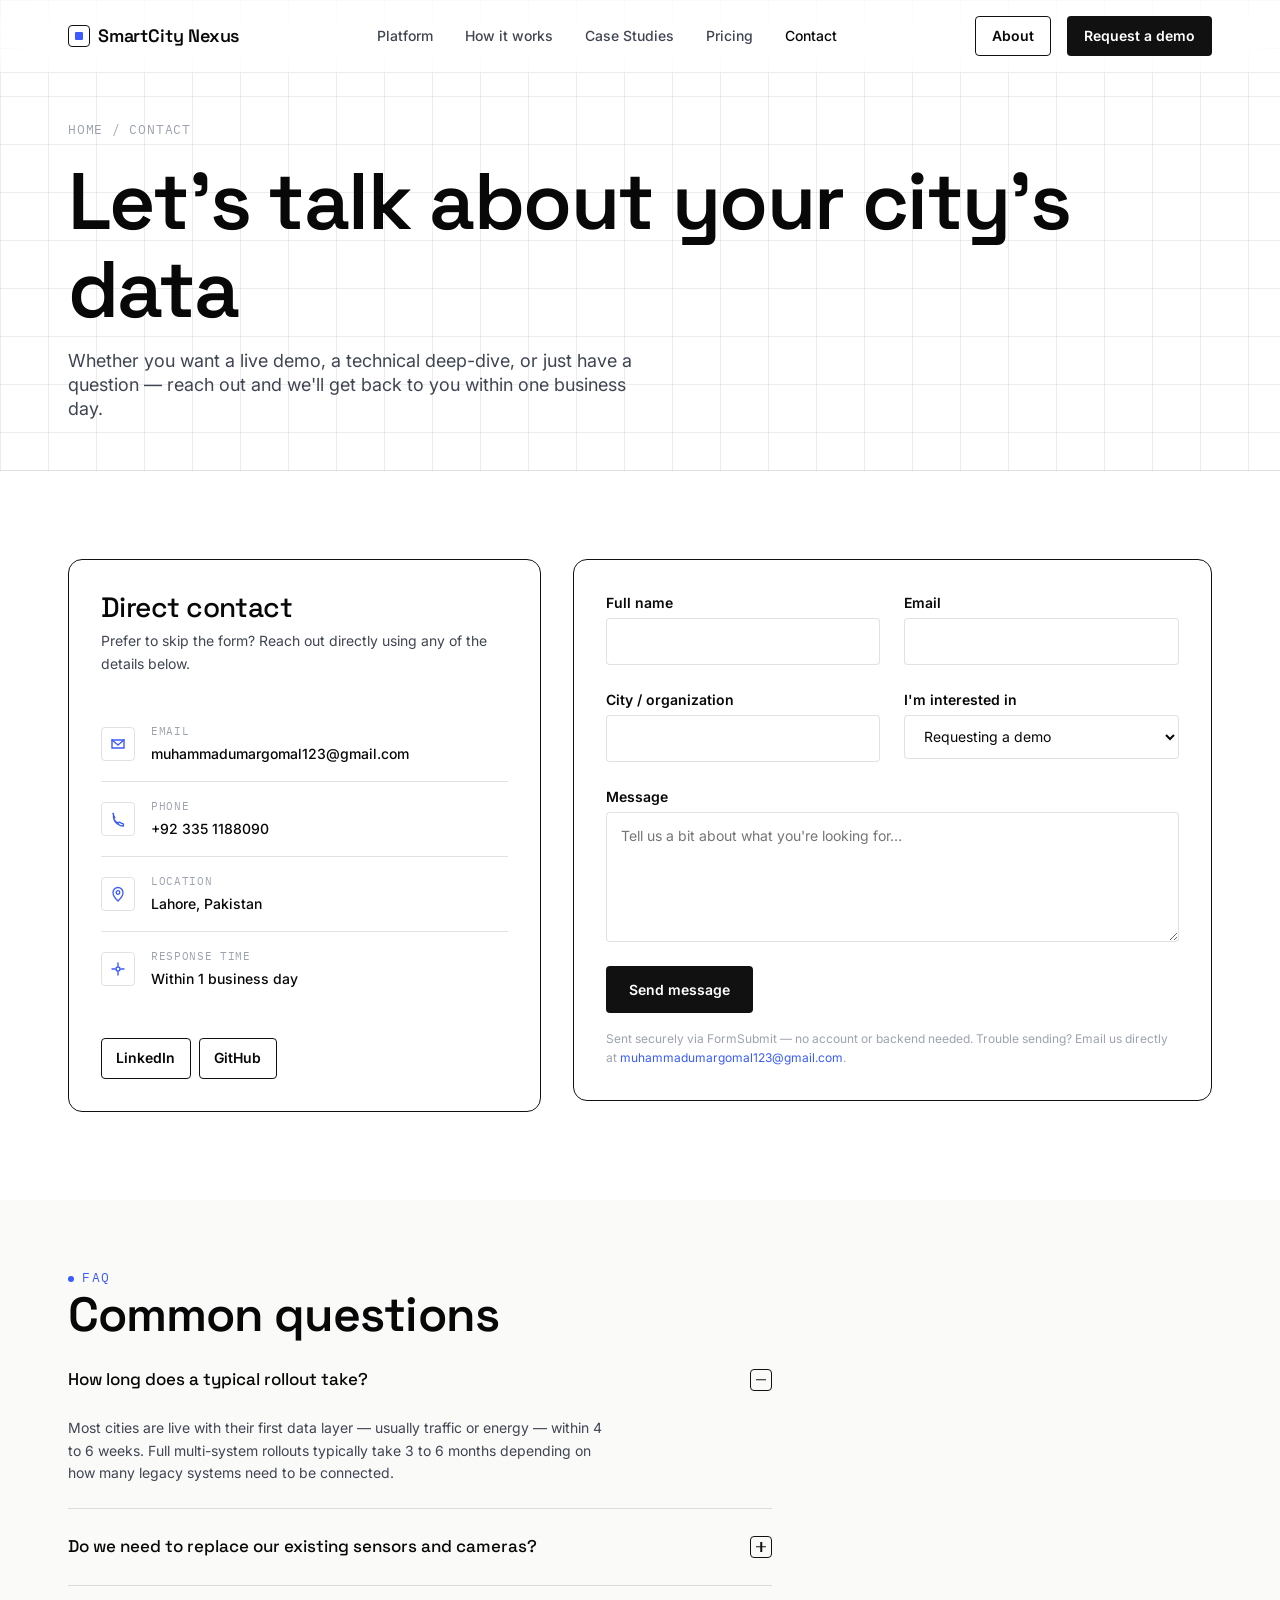
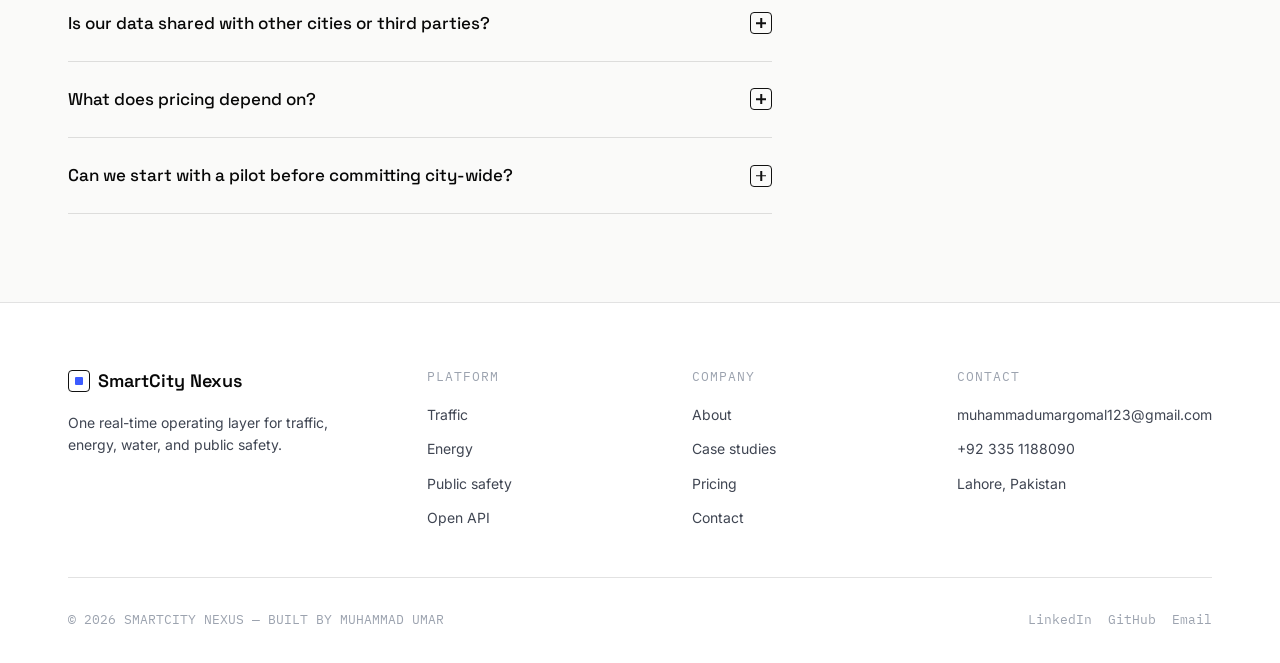
<file: contact.html>
<!DOCTYPE html>
<html lang="en">
<head>
  <meta charset="UTF-8">
  <meta name="viewport" content="width=device-width, initial-scale=1.0">
  <title>Contact — SmartCity Nexus</title>
  <meta name="description" content="Get in touch with the SmartCity Nexus team — request a demo, ask a question, or talk to sales.">

  <link rel="preconnect" href="https://fonts.googleapis.com">
  <link rel="preconnect" href="https://fonts.gstatic.com" crossorigin>
  <link href="https://fonts.googleapis.com/css2?family=Space+Grotesk:wght@500;600;700&family=Inter:wght@400;500;600&family=IBM+Plex+Mono:wght@400;500&display=swap" rel="stylesheet">

  <link rel="stylesheet" href="css/variables.css">
  <link rel="stylesheet" href="css/reset.css">
  <link rel="stylesheet" href="css/typography.css">
  <link rel="stylesheet" href="css/layout.css">
  <link rel="stylesheet" href="css/glass.css">
  <link rel="stylesheet" href="css/buttons.css">
  <link rel="stylesheet" href="css/cards.css">
  <link rel="stylesheet" href="css/nav.css">
  <link rel="stylesheet" href="css/page-header.css">
  <link rel="stylesheet" href="css/contact.css">
  <link rel="stylesheet" href="css/faq.css">
  <link rel="stylesheet" href="css/cta.css">
  <link rel="stylesheet" href="css/footer.css">
  <link rel="stylesheet" href="css/responsive.css">
</head>
<body>

  <!-- ============ NAV ============ -->
  <header class="nav glass" id="nav">
    <div class="container nav__inner">
      <a href="index.html" class="nav__logo">
        <span class="nav__logo-mark" aria-hidden="true"></span>
        SmartCity Nexus
      </a>

      <nav class="nav__links" id="navLinks">
        <a href="index.html#features" class="nav__link">Platform</a>
        <a href="index.html#about" class="nav__link">How it works</a>
        <a href="case-studies.html" class="nav__link">Case Studies</a>
        <a href="pricing.html" class="nav__link">Pricing</a>
        <a href="contact.html" class="nav__link" style="color:var(--color-text-primary);">Contact</a>
      </nav>

      <div class="nav__actions">
        <a href="about.html" class="btn btn--ghost btn--sm">About</a>
        <a href="contact.html" class="btn btn--primary btn--sm">Request a demo</a>
        <button class="nav__toggle" id="navToggle" aria-label="Toggle menu" aria-expanded="false">
          <span></span><span></span><span></span>
        </button>
      </div>
    </div>
  </header>

  <main>

    <!-- ============ PAGE HEADER ============ -->
    <section class="page-header">
      <div class="container">
        <span class="page-header__crumb"><a href="index.html">Home</a> / Contact</span>
        <h1>Let's talk about your city's data</h1>
        <p class="text-lead">Whether you want a live demo, a technical deep-dive, or just have a question — reach out and we'll get back to you within one business day.</p>
      </div>
    </section>

    <!-- ============ CONTACT GRID ============ -->
    <section class="section">
      <div class="container contact-grid">

        <!-- Info panel -->
        <div class="contact-info panel">
          <h3>Direct contact</h3>
          <p>Prefer to skip the form? Reach out directly using any of the details below.</p>

          <div class="contact-info__row">
            <div class="contact-info__icon">
              <svg width="16" height="16" viewBox="0 0 16 16" fill="none"><path d="M2 4h12v8H2V4Z" stroke="currentColor" stroke-width="1.4"/><path d="M2 4l6 5 6-5" stroke="currentColor" stroke-width="1.4" stroke-linecap="round" stroke-linejoin="round"/></svg>
            </div>
            <div>
              <span class="contact-info__label">Email</span>
              <a class="contact-info__value" href="mailto:muhammadumargomal123@gmail.com">muhammadumargomal123@gmail.com</a>
            </div>
          </div>

          <div class="contact-info__row">
            <div class="contact-info__icon">
              <svg width="16" height="16" viewBox="0 0 16 16" fill="none"><path d="M3 2.5c.3 1.5.9 2.9 1.8 4.1L3.7 7.8c1 1.9 2.5 3.4 4.4 4.4l1.2-1.1c1.2.9 2.6 1.5 4.1 1.8V15c-5.5 0-10-4.5-10-10V2.5H3Z" stroke="currentColor" stroke-width="1.3" stroke-linejoin="round"/></svg>
            </div>
            <div>
              <span class="contact-info__label">Phone</span>
              <a class="contact-info__value" href="tel:+923351188090">+92 335 1188090</a>
            </div>
          </div>

          <div class="contact-info__row">
            <div class="contact-info__icon">
              <svg width="16" height="16" viewBox="0 0 16 16" fill="none"><path d="M8 15S3 10.5 3 6.5a5 5 0 0 1 10 0C13 10.5 8 15 8 15Z" stroke="currentColor" stroke-width="1.3" stroke-linejoin="round"/><circle cx="8" cy="6.5" r="1.8" stroke="currentColor" stroke-width="1.3"/></svg>
            </div>
            <div>
              <span class="contact-info__label">Location</span>
              <span class="contact-info__value">Lahore, Pakistan</span>
            </div>
          </div>

          <div class="contact-info__row">
            <div class="contact-info__icon">
              <svg width="16" height="16" viewBox="0 0 16 16" fill="none"><path d="M8 2v3M8 11v3M2 8h3M11 8h3" stroke="currentColor" stroke-width="1.4" stroke-linecap="round"/><circle cx="8" cy="8" r="2" stroke="currentColor" stroke-width="1.4"/></svg>
            </div>
            <div>
              <span class="contact-info__label">Response time</span>
              <span class="contact-info__value">Within 1 business day</span>
            </div>
          </div>

          <div class="contact-info__socials">
            <a href="https://www.linkedin.com/in/muhammad-umar-647859338/" target="_blank" rel="noopener">LinkedIn</a>
            <a href="https://github.com/muhammadumar-dev07" target="_blank" rel="noopener">GitHub</a>
          </div>
        </div>

        <!-- Form -->
        <div class="contact-form panel">
          <div class="form-success" id="formSuccess">
            <span>✓</span>
            <span>Thanks — your message has been sent. We'll be in touch within one business day.</span>
          </div>

          <form
            id="contactForm"
            action="https://formsubmit.co/muhammadumargomal123@gmail.com"
            method="POST"
            target="formsubmitFrame"
          >
            <input type="hidden" name="_subject" value="New inquiry from SmartCity Nexus website">
            <input type="hidden" name="_captcha" value="false">
            <input type="hidden" name="_template" value="table">

            <div class="form-row">
              <div class="form-field">
                <label for="name">Full name</label>
                <input type="text" id="name" name="name" required>
              </div>
              <div class="form-field">
                <label for="email">Email</label>
                <input type="email" id="email" name="email" required>
              </div>
            </div>

            <div class="form-row">
              <div class="form-field">
                <label for="org">City / organization</label>
                <input type="text" id="org" name="organization">
              </div>
              <div class="form-field">
                <label for="topic">I'm interested in</label>
                <select id="topic" name="topic">
                  <option>Requesting a demo</option>
                  <option>Pricing details</option>
                  <option>Technical / integration questions</option>
                  <option>Partnership</option>
                  <option>Something else</option>
                </select>
              </div>
            </div>

            <div class="form-field">
              <label for="message">Message</label>
              <textarea id="message" name="message" required placeholder="Tell us a bit about what you're looking for…"></textarea>
            </div>

            <button type="submit" class="btn btn--primary">Send message</button>
            <p class="form-note" id="formNote">Sent securely via FormSubmit — no account or backend needed. Trouble sending? Email us directly at <a href="mailto:muhammadumargomal123@gmail.com" style="color:var(--color-accent);">muhammadumargomal123@gmail.com</a>.</p>
          </form>

          <iframe name="formsubmitFrame" id="formsubmitFrame" style="display:none;" title="form submission target"></iframe>
        </div>

      </div>
    </section>

    <!-- ============ FAQ ============ -->
    <section class="section section--subtle">
      <div class="container">
        <div class="features__header" data-reveal>
          <span class="eyebrow">FAQ</span>
          <h2>Common questions</h2>
        </div>

        <div class="faq" data-reveal>
          <div class="faq__item is-open">
            <button class="faq__question" type="button">
              How long does a typical rollout take?
              <span class="faq__icon" aria-hidden="true"></span>
            </button>
            <div class="faq__answer">
              <p>Most cities are live with their first data layer — usually traffic or energy — within 4 to 6 weeks. Full multi-system rollouts typically take 3 to 6 months depending on how many legacy systems need to be connected.</p>
            </div>
          </div>

          <div class="faq__item">
            <button class="faq__question" type="button">
              Do we need to replace our existing sensors and cameras?
              <span class="faq__icon" aria-hidden="true"></span>
            </button>
            <div class="faq__answer">
              <p>No. Nexus connects to existing hardware through open protocols (MQTT, OPC-UA, REST, and most legacy SCADA interfaces). Replacement is only needed for equipment that can't produce digital output at all.</p>
            </div>
          </div>

          <div class="faq__item">
            <button class="faq__question" type="button">
              Is our data shared with other cities or third parties?
              <span class="faq__icon" aria-hidden="true"></span>
            </button>
            <div class="faq__answer">
              <p>Never by default. Each deployment is fully isolated. Cross-city or public data sharing only happens through the opt-in Open Data API, which your team controls entirely.</p>
            </div>
          </div>

          <div class="faq__item">
            <button class="faq__question" type="button">
              What does pricing depend on?
              <span class="faq__icon" aria-hidden="true"></span>
            </button>
            <div class="faq__answer">
              <p>Primarily population served and number of connected data sources. See the <a href="pricing.html" style="color:var(--color-accent);">pricing page</a> for a full breakdown, or request a custom quote through this form.</p>
            </div>
          </div>

          <div class="faq__item">
            <button class="faq__question" type="button">
              Can we start with a pilot before committing city-wide?
              <span class="faq__icon" aria-hidden="true"></span>
            </button>
            <div class="faq__answer">
              <p>Yes — most engagements start with a single-district or single-system pilot so your team can validate results before a full rollout.</p>
            </div>
          </div>
        </div>
      </div>
    </section>

  </main>

  <!-- ============ FOOTER ============ -->
  <footer class="footer">
    <div class="container">
      <div class="footer__top">
        <div>
          <div class="footer__brand">
            <span class="nav__logo-mark" aria-hidden="true"></span>
            SmartCity Nexus
          </div>
          <p class="footer__tagline">One real-time operating layer for traffic, energy, water, and public safety.</p>
        </div>

        <div>
          <div class="footer__col-title">Platform</div>
          <div class="footer__links">
            <a href="index.html#features">Traffic</a>
            <a href="index.html#features">Energy</a>
            <a href="index.html#features">Public safety</a>
            <a href="index.html#features">Open API</a>
          </div>
        </div>

        <div>
          <div class="footer__col-title">Company</div>
          <div class="footer__links">
            <a href="about.html">About</a>
            <a href="case-studies.html">Case studies</a>
            <a href="pricing.html">Pricing</a>
            <a href="contact.html">Contact</a>
          </div>
        </div>

        <div>
          <div class="footer__col-title">Contact</div>
          <div class="footer__links">
            <a href="mailto:muhammadumargomal123@gmail.com">muhammadumargomal123@gmail.com</a>
            <a href="tel:+923351188090">+92 335 1188090</a>
            <span class="text-small" style="color:var(--color-text-secondary);">Lahore, Pakistan</span>
          </div>
        </div>
      </div>

      <div class="footer__bottom">
        <span>© 2026 SMARTCITY NEXUS — BUILT BY MUHAMMAD UMAR</span>
        <div class="footer__socials">
          <a href="https://www.linkedin.com/in/muhammad-umar-647859338/" target="_blank" rel="noopener" aria-label="LinkedIn">LinkedIn</a>
          <a href="https://github.com/muhammadumar-dev07" target="_blank" rel="noopener" aria-label="GitHub">GitHub</a>
          <a href="mailto:muhammadumargomal123@gmail.com" aria-label="Email">Email</a>
        </div>
      </div>
    </div>
  </footer>

  <script src="js/nav.js"></script>
  <script src="js/faq.js"></script>
  <script src="js/contact-form.js"></script>
  <script src="js/scroll-reveal.js"></script>
  <script src="js/main.js"></script>
</body>
</html>
</file>
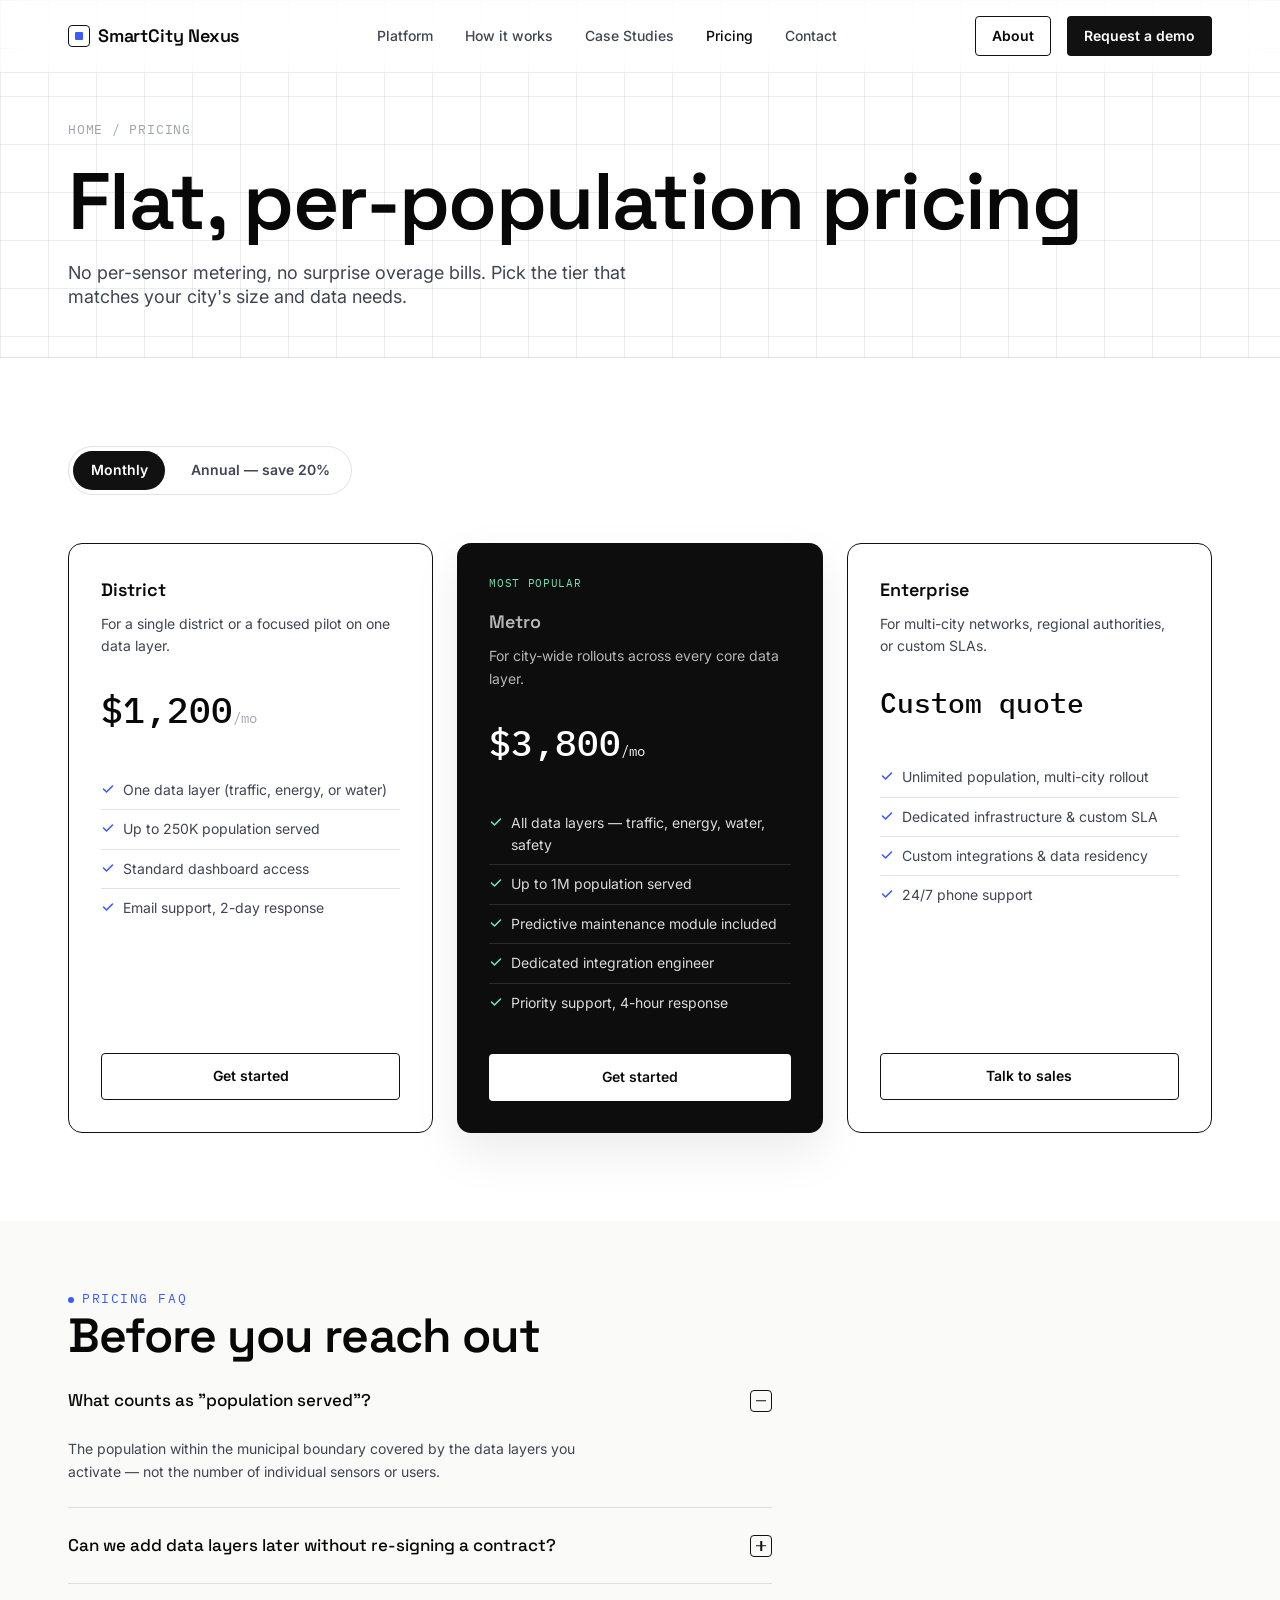
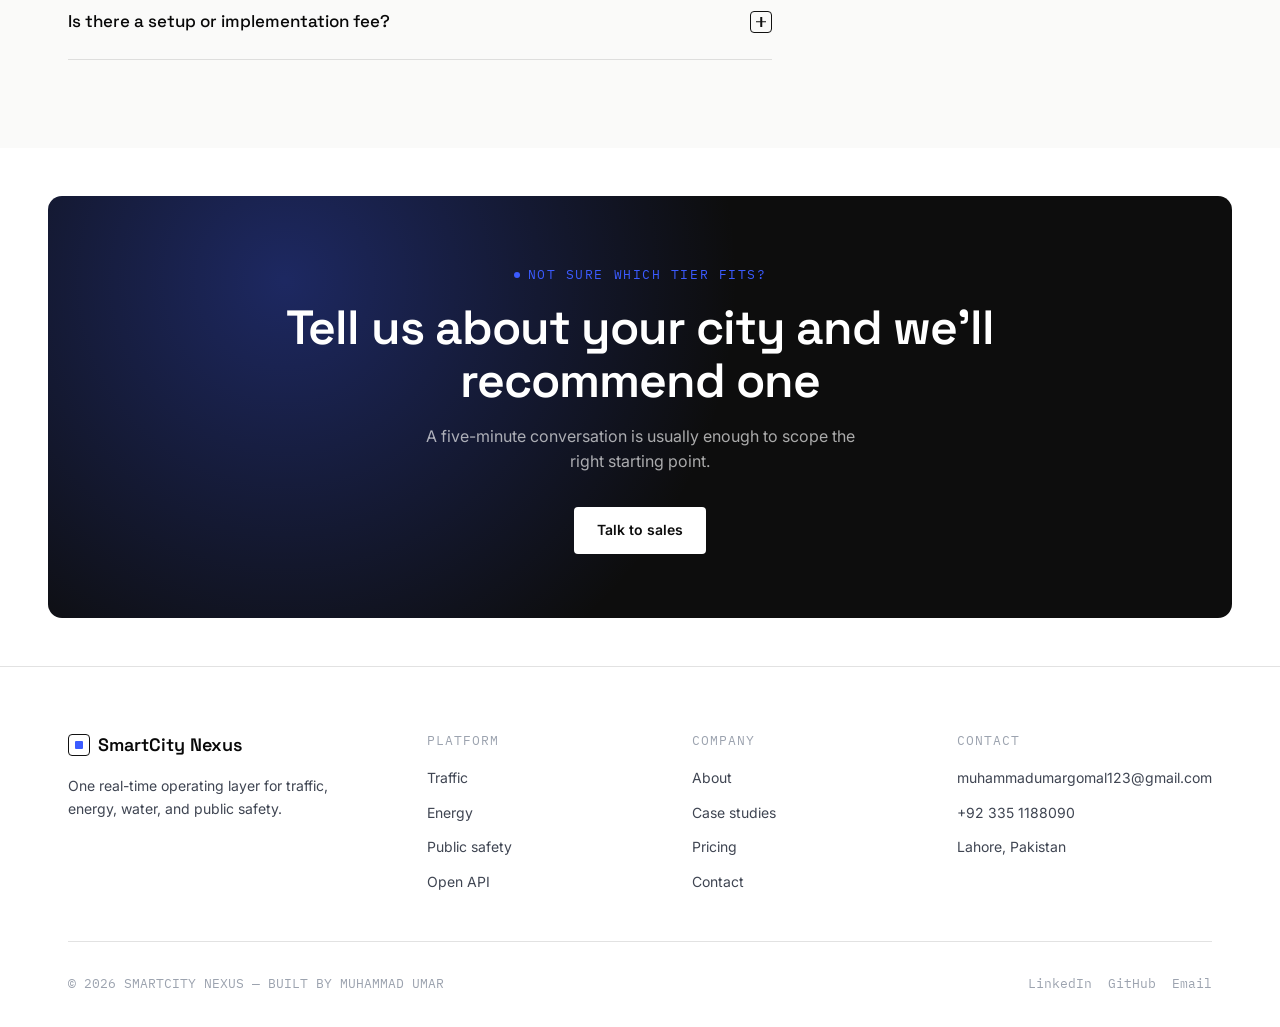
<file: pricing.html>
<!DOCTYPE html>
<html lang="en">
<head>
  <meta charset="UTF-8">
  <meta name="viewport" content="width=device-width, initial-scale=1.0">
  <title>Pricing — SmartCity Nexus</title>
  <meta name="description" content="Simple, per-population pricing for SmartCity Nexus — no surprise overage fees.">

  <link rel="preconnect" href="https://fonts.googleapis.com">
  <link rel="preconnect" href="https://fonts.gstatic.com" crossorigin>
  <link href="https://fonts.googleapis.com/css2?family=Space+Grotesk:wght@500;600;700&family=Inter:wght@400;500;600&family=IBM+Plex+Mono:wght@400;500&display=swap" rel="stylesheet">

  <link rel="stylesheet" href="css/variables.css">
  <link rel="stylesheet" href="css/reset.css">
  <link rel="stylesheet" href="css/typography.css">
  <link rel="stylesheet" href="css/layout.css">
  <link rel="stylesheet" href="css/glass.css">
  <link rel="stylesheet" href="css/buttons.css">
  <link rel="stylesheet" href="css/cards.css">
  <link rel="stylesheet" href="css/nav.css">
  <link rel="stylesheet" href="css/page-header.css">
  <link rel="stylesheet" href="css/pricing.css">
  <link rel="stylesheet" href="css/faq.css">
  <link rel="stylesheet" href="css/cta.css">
  <link rel="stylesheet" href="css/footer.css">
  <link rel="stylesheet" href="css/responsive.css">
</head>
<body>

  <!-- ============ NAV ============ -->
  <header class="nav glass" id="nav">
    <div class="container nav__inner">
      <a href="index.html" class="nav__logo">
        <span class="nav__logo-mark" aria-hidden="true"></span>
        SmartCity Nexus
      </a>

      <nav class="nav__links" id="navLinks">
        <a href="index.html#features" class="nav__link">Platform</a>
        <a href="index.html#about" class="nav__link">How it works</a>
        <a href="case-studies.html" class="nav__link">Case Studies</a>
        <a href="pricing.html" class="nav__link" style="color:var(--color-text-primary);">Pricing</a>
        <a href="contact.html" class="nav__link">Contact</a>
      </nav>

      <div class="nav__actions">
        <a href="about.html" class="btn btn--ghost btn--sm">About</a>
        <a href="contact.html" class="btn btn--primary btn--sm">Request a demo</a>
        <button class="nav__toggle" id="navToggle" aria-label="Toggle menu" aria-expanded="false">
          <span></span><span></span><span></span>
        </button>
      </div>
    </div>
  </header>

  <main>

    <!-- ============ PAGE HEADER ============ -->
    <section class="page-header">
      <div class="container">
        <span class="page-header__crumb"><a href="index.html">Home</a> / Pricing</span>
        <h1>Flat, per-population pricing</h1>
        <p class="text-lead">No per-sensor metering, no surprise overage bills. Pick the tier that matches your city's size and data needs.</p>
      </div>
    </section>

    <!-- ============ PRICING GRID ============ -->
    <section class="section">
      <div class="container">
        <div class="pricing-toggle" id="pricingToggle">
          <button type="button" class="is-active" data-mode="monthly">Monthly</button>
          <button type="button" data-mode="annual">Annual — save 20%</button>
        </div>

        <div class="pricing-grid">

          <div class="pricing-card panel" data-reveal>
            <div class="pricing-card__tier">District</div>
            <p class="pricing-card__desc">For a single district or a focused pilot on one data layer.</p>
            <div class="pricing-card__price" data-monthly="$1,200" data-annual="$960">$1,200<span class="pricing-card__price-unit">/mo</span></div>
            <ul class="pricing-card__features">
              <li><svg width="14" height="14" viewBox="0 0 14 14" fill="none"><path d="M2.5 7l3 3 6-6" stroke="currentColor" stroke-width="1.6" stroke-linecap="round" stroke-linejoin="round"/></svg> One data layer (traffic, energy, or water)</li>
              <li><svg width="14" height="14" viewBox="0 0 14 14" fill="none"><path d="M2.5 7l3 3 6-6" stroke="currentColor" stroke-width="1.6" stroke-linecap="round" stroke-linejoin="round"/></svg> Up to 250K population served</li>
              <li><svg width="14" height="14" viewBox="0 0 14 14" fill="none"><path d="M2.5 7l3 3 6-6" stroke="currentColor" stroke-width="1.6" stroke-linecap="round" stroke-linejoin="round"/></svg> Standard dashboard access</li>
              <li><svg width="14" height="14" viewBox="0 0 14 14" fill="none"><path d="M2.5 7l3 3 6-6" stroke="currentColor" stroke-width="1.6" stroke-linecap="round" stroke-linejoin="round"/></svg> Email support, 2-day response</li>
            </ul>
            <a href="contact.html" class="btn btn--ghost">Get started</a>
          </div>

          <div class="pricing-card pricing-card--featured" data-reveal>
            <span class="pricing-card__badge">Most popular</span>
            <div class="pricing-card__tier">Metro</div>
            <p class="pricing-card__desc">For city-wide rollouts across every core data layer.</p>
            <div class="pricing-card__price" data-monthly="$3,800" data-annual="$3,040">$3,800<span class="pricing-card__price-unit">/mo</span></div>
            <ul class="pricing-card__features">
              <li><svg width="14" height="14" viewBox="0 0 14 14" fill="none"><path d="M2.5 7l3 3 6-6" stroke="currentColor" stroke-width="1.6" stroke-linecap="round" stroke-linejoin="round"/></svg> All data layers — traffic, energy, water, safety</li>
              <li><svg width="14" height="14" viewBox="0 0 14 14" fill="none"><path d="M2.5 7l3 3 6-6" stroke="currentColor" stroke-width="1.6" stroke-linecap="round" stroke-linejoin="round"/></svg> Up to 1M population served</li>
              <li><svg width="14" height="14" viewBox="0 0 14 14" fill="none"><path d="M2.5 7l3 3 6-6" stroke="currentColor" stroke-width="1.6" stroke-linecap="round" stroke-linejoin="round"/></svg> Predictive maintenance module included</li>
              <li><svg width="14" height="14" viewBox="0 0 14 14" fill="none"><path d="M2.5 7l3 3 6-6" stroke="currentColor" stroke-width="1.6" stroke-linecap="round" stroke-linejoin="round"/></svg> Dedicated integration engineer</li>
              <li><svg width="14" height="14" viewBox="0 0 14 14" fill="none"><path d="M2.5 7l3 3 6-6" stroke="currentColor" stroke-width="1.6" stroke-linecap="round" stroke-linejoin="round"/></svg> Priority support, 4-hour response</li>
            </ul>
            <a href="contact.html" class="btn btn--primary" style="background:#fff;color:#0D0D0D;">Get started</a>
          </div>

          <div class="pricing-card panel" data-reveal>
            <div class="pricing-card__tier">Enterprise</div>
            <p class="pricing-card__desc">For multi-city networks, regional authorities, or custom SLAs.</p>
            <div class="pricing-card__price" style="font-size:1.75rem;">Custom quote</div>
            <ul class="pricing-card__features">
              <li><svg width="14" height="14" viewBox="0 0 14 14" fill="none"><path d="M2.5 7l3 3 6-6" stroke="currentColor" stroke-width="1.6" stroke-linecap="round" stroke-linejoin="round"/></svg> Unlimited population, multi-city rollout</li>
              <li><svg width="14" height="14" viewBox="0 0 14 14" fill="none"><path d="M2.5 7l3 3 6-6" stroke="currentColor" stroke-width="1.6" stroke-linecap="round" stroke-linejoin="round"/></svg> Dedicated infrastructure & custom SLA</li>
              <li><svg width="14" height="14" viewBox="0 0 14 14" fill="none"><path d="M2.5 7l3 3 6-6" stroke="currentColor" stroke-width="1.6" stroke-linecap="round" stroke-linejoin="round"/></svg> Custom integrations & data residency</li>
              <li><svg width="14" height="14" viewBox="0 0 14 14" fill="none"><path d="M2.5 7l3 3 6-6" stroke="currentColor" stroke-width="1.6" stroke-linecap="round" stroke-linejoin="round"/></svg> 24/7 phone support</li>
            </ul>
            <a href="contact.html" class="btn btn--ghost">Talk to sales</a>
          </div>

        </div>
      </div>
    </section>

    <!-- ============ PRICING FAQ ============ -->
    <section class="section section--subtle">
      <div class="container">
        <div class="features__header" data-reveal>
          <span class="eyebrow">Pricing FAQ</span>
          <h2>Before you reach out</h2>
        </div>

        <div class="faq" data-reveal>
          <div class="faq__item is-open">
            <button class="faq__question" type="button">
              What counts as "population served"?
              <span class="faq__icon" aria-hidden="true"></span>
            </button>
            <div class="faq__answer">
              <p>The population within the municipal boundary covered by the data layers you activate — not the number of individual sensors or users.</p>
            </div>
          </div>
          <div class="faq__item">
            <button class="faq__question" type="button">
              Can we add data layers later without re-signing a contract?
              <span class="faq__icon" aria-hidden="true"></span>
            </button>
            <div class="faq__answer">
              <p>Yes — District and Metro plans can add layers at any time; billing simply adjusts on the next cycle.</p>
            </div>
          </div>
          <div class="faq__item">
            <button class="faq__question" type="button">
              Is there a setup or implementation fee?
              <span class="faq__icon" aria-hidden="true"></span>
            </button>
            <div class="faq__answer">
              <p>District and Metro include standard integration at no extra cost. Enterprise deployments with custom integrations are scoped and quoted separately.</p>
            </div>
          </div>
        </div>
      </div>
    </section>

    <!-- ============ CTA BAND ============ -->
    <section class="cta" data-reveal>
      <span class="eyebrow cta__eyebrow">Not sure which tier fits?</span>
      <h2>Tell us about your city and we'll recommend one</h2>
      <p>A five-minute conversation is usually enough to scope the right starting point.</p>
      <div class="cta__actions">
        <a href="contact.html" class="btn btn--primary">Talk to sales</a>
      </div>
    </section>

  </main>

  <!-- ============ FOOTER ============ -->
  <footer class="footer">
    <div class="container">
      <div class="footer__top">
        <div>
          <div class="footer__brand">
            <span class="nav__logo-mark" aria-hidden="true"></span>
            SmartCity Nexus
          </div>
          <p class="footer__tagline">One real-time operating layer for traffic, energy, water, and public safety.</p>
        </div>

        <div>
          <div class="footer__col-title">Platform</div>
          <div class="footer__links">
            <a href="index.html#features">Traffic</a>
            <a href="index.html#features">Energy</a>
            <a href="index.html#features">Public safety</a>
            <a href="index.html#features">Open API</a>
          </div>
        </div>

        <div>
          <div class="footer__col-title">Company</div>
          <div class="footer__links">
            <a href="about.html">About</a>
            <a href="case-studies.html">Case studies</a>
            <a href="pricing.html">Pricing</a>
            <a href="contact.html">Contact</a>
          </div>
        </div>

        <div>
          <div class="footer__col-title">Contact</div>
          <div class="footer__links">
            <a href="mailto:muhammadumargomal123@gmail.com">muhammadumargomal123@gmail.com</a>
            <a href="tel:+923351188090">+92 335 1188090</a>
            <span class="text-small" style="color:var(--color-text-secondary);">Lahore, Pakistan</span>
          </div>
        </div>
      </div>

      <div class="footer__bottom">
        <span>© 2026 SMARTCITY NEXUS — BUILT BY MUHAMMAD UMAR</span>
        <div class="footer__socials">
          <a href="https://www.linkedin.com/in/muhammad-umar-647859338/" target="_blank" rel="noopener" aria-label="LinkedIn">LinkedIn</a>
          <a href="https://github.com/muhammadumar-dev07" target="_blank" rel="noopener" aria-label="GitHub">GitHub</a>
          <a href="mailto:muhammadumargomal123@gmail.com" aria-label="Email">Email</a>
        </div>
      </div>
    </div>
  </footer>

  <script src="js/nav.js"></script>
  <script src="js/faq.js"></script>
  <script src="js/pricing-toggle.js"></script>
  <script src="js/scroll-reveal.js"></script>
  <script src="js/main.js"></script>
</body>
</html>
</file>
<file: css/variables.css>
/* ===================================================================
   DESIGN TOKENS — SmartCity Nexus
   White / black-hairline / glass aesthetic. Every color, space, and
   radius used anywhere in the project should trace back to here.
=================================================================== */

:root {
  /* ---- Color: surfaces ---- */
  --color-bg: #FFFFFF;
  --color-bg-subtle: #FAFAF9;      /* faint off-white for alternating sections */
  --color-surface-glass: rgba(255, 255, 255, 0.55);
  --color-surface-glass-strong: rgba(255, 255, 255, 0.75);
  --color-surface-dark: #0D0D0D;   /* used sparingly: footer / CTA band */

  /* ---- Color: borders (the hairline blueprint signature) ---- */
  --color-border: #111111;
  --color-border-soft: rgba(17, 17, 17, 0.12);
  --color-border-glass: rgba(17, 17, 17, 0.08);
  --border-width: 1px;

  /* ---- Color: text ---- */
  --color-text-primary: #080808;
  --color-text-secondary: #3f4552;
  --color-text-muted: #9CA3AF;
  --color-text-inverse: #FFFFFF;

  /* ---- Color: accent (used only for glow / CTA / focus moments) ---- */
  --color-accent: #3B5BFF;
  --color-accent-soft: rgba(59, 91, 255, 0.10);
  --color-accent-glow: rgba(59, 91, 255, 0.35);

  /* ---- Typography ---- */
  --font-display: 'Space Grotesk', 'Helvetica Neue', Arial, sans-serif;
  --font-body: 'Inter', 'Helvetica Neue', Arial, sans-serif;
  --font-mono: 'IBM Plex Mono', 'Courier New', monospace;

  --fs-h1: clamp(2.75rem, 5vw + 1rem, 5rem);
  --fs-h2: clamp(2rem, 3vw + 1rem, 3rem);
  --fs-h3: clamp(1.375rem, 1.2vw + 1rem, 1.75rem);
  --fs-body-lg: 1.125rem;
  --fs-body: 1rem;
  --fs-small: 0.875rem;
  --fs-mono: 0.8125rem;

  --lh-tight: 1.1;
  --lh-snug: 1.35;
  --lh-normal: 1.6;

  /* ---- Spacing scale (tightened — was running too loose) ---- */
  --space-3xs: 0.25rem;
  --space-2xs: 0.5rem;
  --space-xs: 0.75rem;
  --space-sm: 1rem;
  --space-md: 1.5rem;
  --space-lg: 2rem;
  --space-xl: 3rem;
  --space-2xl: 4rem;
  --space-3xl: 5.5rem;

  /* ---- Layout ---- */
  --container-max: 1240px;
  --container-pad: clamp(1.25rem, 4vw, 3rem);

  /* ---- Radius (kept small/near-square to support the blueprint feel) ---- */
  --radius-sm: 4px;
  --radius-md: 8px;
  --radius-lg: 14px;
  --radius-pill: 999px;

  /* ---- Blur / glass ---- */
  --blur-glass: 20px;
  --blur-glass-strong: 32px;

  /* ---- Shadow (soft, never dark/dramatic — keeps the white theme light) ---- */
  --shadow-sm: 0 1px 2px rgba(17, 17, 17, 0.04);
  --shadow-md: 0 8px 24px rgba(17, 17, 17, 0.06);
  --shadow-lg: 0 20px 48px rgba(17, 17, 17, 0.08);
  --shadow-accent: 0 8px 32px var(--color-accent-glow);

  /* ---- Motion ---- */
  --ease-out: cubic-bezier(0.16, 1, 0.3, 1);
  --duration-fast: 180ms;
  --duration-base: 320ms;
  --duration-slow: 600ms;

  /* ---- Z-index scale ---- */
  --z-nav: 100;
  --z-overlay: 200;
}
</file>
<file: css/typography.css>
/* ===================================================================
   TYPOGRAPHY
=================================================================== */

body {
  font-family: var(--font-body);
  font-size: var(--fs-body);
  color: var(--color-text-primary);
  background: var(--color-bg);
  line-height: var(--lh-normal);
}

h1, h2, h3, h4 {
  font-family: var(--font-display);
  font-weight: 600;
  line-height: var(--lh-tight);
  letter-spacing: -0.02em;
  color: var(--color-text-primary);
}

h1 { font-size: var(--fs-h1); }
h2 { font-size: var(--fs-h2); }
h3 { font-size: var(--fs-h3); font-weight: 500; }

p {
  color: var(--color-text-secondary);
  line-height: var(--lh-normal);
}

.text-lead {
  font-size: var(--fs-body-lg);
  line-height: var(--lh-snug);
}

.text-small {
  font-size: var(--fs-small);
}

/* Mono is reserved for data, labels, and coordinates — reinforces the
   "technical schematic" signature. Used sparingly, never for body copy. */
.text-mono {
  font-family: var(--font-mono);
  font-size: var(--fs-mono);
  letter-spacing: 0.02em;
  text-transform: uppercase;
}

.eyebrow {
  font-family: var(--font-mono);
  font-size: var(--fs-mono);
  letter-spacing: 0.12em;
  text-transform: uppercase;
  color: var(--color-accent);
  display: inline-flex;
  align-items: center;
  gap: var(--space-2xs);
}

.eyebrow::before {
  content: '';
  width: 6px;
  height: 6px;
  border-radius: 50%;
  background: var(--color-accent);
  display: inline-block;
}
</file>
<file: css/layout.css>
/* ===================================================================
   LAYOUT — container, section rhythm, grid helpers
=================================================================== */

.container {
  max-width: var(--container-max);
  margin-inline: auto;
  padding-inline: var(--container-pad);
}

.section {
  padding-block: var(--space-3xl);
}

.section--tight {
  padding-block: var(--space-xl);
}

.section + .section,
.stats + .section {
  padding-top: var(--space-2xl);
}

.section--subtle {
  background: var(--color-bg-subtle);
}

/* Blueprint hairline divider between sections */
.section-divider {
  border: none;
  border-top: var(--border-width) solid var(--color-border-soft);
  margin: 0;
}

.grid {
  display: grid;
  gap: var(--space-md);
}

.grid--2 { grid-template-columns: repeat(2, 1fr); }
.grid--3 { grid-template-columns: repeat(3, 1fr); }
.grid--4 { grid-template-columns: repeat(4, 1fr); }

.flex {
  display: flex;
  align-items: center;
}

.flex--between {
  justify-content: space-between;
}

.flex--gap-sm { gap: var(--space-sm); }
.flex--gap-md { gap: var(--space-md); }

@media (max-width: 960px) {
  .grid--3, .grid--4 { grid-template-columns: repeat(2, 1fr); }
}

@media (max-width: 640px) {
  .grid--2, .grid--3, .grid--4 { grid-template-columns: 1fr; }
}
</file>
<file: css/glass.css>
/* ===================================================================
   GLASS — the blur system. Every frosted surface in the project
   (nav, cards, dropdowns, testimonial panels) draws from this file.
=================================================================== */

.glass {
  background: var(--color-surface-glass);
  backdrop-filter: blur(var(--blur-glass));
  -webkit-backdrop-filter: blur(var(--blur-glass));
  border: var(--border-width) solid var(--color-border-glass);
}

.glass--strong {
  background: var(--color-surface-glass-strong);
  backdrop-filter: blur(var(--blur-glass-strong));
  -webkit-backdrop-filter: blur(var(--blur-glass-strong));
}

/* Fallback for browsers without backdrop-filter support */
@supports not ((backdrop-filter: blur(1px)) or (-webkit-backdrop-filter: blur(1px))) {
  .glass, .glass--strong {
    background: rgba(255, 255, 255, 0.92);
  }
}

/* Hairline-border "blueprint" surface — the opaque counterpart to
   .glass, used where a card should read as solid/technical rather
   than floating. */
.panel {
  background: var(--color-bg);
  border: var(--border-width) solid var(--color-border);
  border-radius: var(--radius-md);
}
</file>
<file: css/buttons.css>
/* ===================================================================
   BUTTONS
=================================================================== */

.btn {
  display: inline-flex;
  align-items: center;
  justify-content: center;
  gap: var(--space-2xs);
  padding: 0.7rem 1.4rem;
  font-size: var(--fs-small);
  font-weight: 600;
  border-radius: var(--radius-sm);
  border: var(--border-width) solid transparent;
  white-space: nowrap;
  transition: transform var(--duration-fast) var(--ease-out),
              box-shadow var(--duration-fast) var(--ease-out),
              background-color var(--duration-fast) var(--ease-out),
              color var(--duration-fast) var(--ease-out);
}

.btn--primary {
  background: var(--color-border);
  color: var(--color-text-inverse);
}

.btn--primary:hover {
  background: var(--color-accent);
  box-shadow: var(--shadow-accent);
  transform: translateY(-1px);
}

.btn--ghost {
  background: transparent;
  color: var(--color-text-primary);
  border-color: var(--color-border);
}

.btn--ghost:hover {
  background: var(--color-border);
  color: var(--color-text-inverse);
}

.btn--glass {
  background: var(--color-surface-glass);
  backdrop-filter: blur(var(--blur-glass));
  -webkit-backdrop-filter: blur(var(--blur-glass));
  color: var(--color-text-primary);
  border-color: var(--color-border-glass);
}

.btn--glass:hover {
  border-color: var(--color-border);
  transform: translateY(-1px);
}

.btn--sm {
  padding: 0.5rem 1rem;
  font-size: var(--fs-small);
}
</file>
<file: css/cards.css>
/* ===================================================================
   CARDS — base glass card, reused across features/testimonials
=================================================================== */

.card {
  padding: var(--space-lg);
  border-radius: var(--radius-lg);
  transition: transform var(--duration-base) var(--ease-out),
              box-shadow var(--duration-base) var(--ease-out),
              border-color var(--duration-base) var(--ease-out);
}

.card:hover {
  transform: translateY(-4px);
  box-shadow: var(--shadow-lg);
  border-color: var(--color-border-soft);
}

.card__icon {
  width: 48px;
  height: 48px;
  margin-bottom: var(--space-md);
  border-radius: var(--radius-md);
  border: var(--border-width) solid var(--color-border-soft);
  display: grid;
  place-items: center;
  background: var(--color-bg);
}

.card__icon img {
  width: 28px;
  height: 28px;
}

.card__title {
  margin-bottom: var(--space-2xs);
}

.card__text {
  font-size: var(--fs-small);
}

/* Reveal-on-scroll defaults, used with [data-reveal] from scroll-reveal.js */
[data-reveal] {
  opacity: 0;
  transform: translateY(16px);
  transition: opacity var(--duration-slow) var(--ease-out),
              transform var(--duration-slow) var(--ease-out);
}

[data-reveal].is-visible {
  opacity: 1;
  transform: translateY(0);
}
</file>
<file: css/nav.css>
/* ===================================================================
   NAV — fixed, blurred, hairline bottom border
=================================================================== */

.nav {
  position: fixed;
  top: 0;
  left: 0;
  right: 0;
  z-index: var(--z-nav);
  border: none;
  border-bottom: var(--border-width) solid var(--color-border-glass);
  transition: box-shadow var(--duration-base) var(--ease-out);
}

.nav.is-scrolled {
  box-shadow: var(--shadow-sm);
}

.nav__inner {
  display: flex;
  align-items: center;
  justify-content: space-between;
  padding-block: var(--space-sm);
}

.nav__logo {
  display: flex;
  align-items: center;
  gap: var(--space-2xs);
  font-family: var(--font-display);
  font-weight: 600;
  font-size: 1.125rem;
  letter-spacing: -0.01em;
}

.nav__logo-mark {
  width: 22px;
  height: 22px;
  border: var(--border-width) solid var(--color-border);
  border-radius: var(--radius-sm);
  display: grid;
  place-items: center;
}

.nav__logo-mark::before {
  content: '';
  width: 8px;
  height: 8px;
  background: var(--color-accent);
  border-radius: 1px;
}

.nav__links {
  display: flex;
  align-items: center;
  gap: var(--space-lg);
}

.nav__link {
  font-size: var(--fs-small);
  font-weight: 500;
  color: var(--color-text-secondary);
  transition: color var(--duration-fast) var(--ease-out);
  position: relative;
}

.nav__link:hover {
  color: var(--color-text-primary);
}

.nav__actions {
  display: flex;
  align-items: center;
  gap: var(--space-sm);
}

.nav__toggle {
  display: none;
  width: 36px;
  height: 36px;
  border: var(--border-width) solid var(--color-border);
  border-radius: var(--radius-sm);
  align-items: center;
  justify-content: center;
  flex-direction: column;
  gap: 4px;
}

.nav__toggle span {
  display: block;
  width: 16px;
  height: 1.5px;
  background: var(--color-border);
  transition: transform var(--duration-base) var(--ease-out), opacity var(--duration-fast) var(--ease-out);
}

.nav__toggle.is-open span:nth-child(1) { transform: translateY(5.5px) rotate(45deg); }
.nav__toggle.is-open span:nth-child(2) { opacity: 0; }
.nav__toggle.is-open span:nth-child(3) { transform: translateY(-5.5px) rotate(-45deg); }

@media (max-width: 860px) {
  .nav__links {
    position: fixed;
    top: 57px;
    left: 0;
    right: 0;
    flex-direction: column;
    align-items: stretch;
    gap: 0;
    background: var(--color-surface-glass-strong);
    backdrop-filter: blur(var(--blur-glass-strong));
    -webkit-backdrop-filter: blur(var(--blur-glass-strong));
    border-bottom: var(--border-width) solid var(--color-border-glass);
    max-height: 0;
    overflow: hidden;
    transition: max-height var(--duration-base) var(--ease-out);
  }

  .nav__links.is-open {
    max-height: 400px;
  }

  .nav__link {
    padding: var(--space-sm) var(--container-pad);
    border-bottom: var(--border-width) solid var(--color-border-glass);
  }

  .nav__actions .btn--ghost {
    display: none;
  }

  .nav__toggle {
    display: flex;
  }
}
</file>
<file: css/page-header.css>
/* ===================================================================
   PAGE HEADER — shared banner for every non-home page
=================================================================== */

.page-header {
  padding-top: calc(72px + var(--space-xl));
  padding-bottom: var(--space-xl);
  border-bottom: var(--border-width) solid var(--color-border-soft);
  background-image:
    linear-gradient(var(--color-border-glass) 1px, transparent 1px),
    linear-gradient(90deg, var(--color-border-glass) 1px, transparent 1px);
  background-size: 48px 48px;
}

.page-header__crumb {
  font-family: var(--font-mono);
  font-size: var(--fs-mono);
  color: var(--color-text-muted);
  text-transform: uppercase;
  letter-spacing: 0.06em;
  margin-bottom: var(--space-sm);
  display: block;
}

.page-header__crumb a {
  color: var(--color-text-muted);
  transition: color var(--duration-fast) var(--ease-out);
}

.page-header__crumb a:hover {
  color: var(--color-text-primary);
}

.page-header h1 {
  max-width: 24ch;
  margin-bottom: var(--space-sm);
}

.page-header p {
  max-width: 52ch;
  font-size: var(--fs-body-lg);
}
</file>
<file: css/contact.css>
/* ===================================================================
   CONTACT PAGE
=================================================================== */

.contact-grid {
  display: grid;
  grid-template-columns: 0.85fr 1.15fr;
  gap: var(--space-lg);
  align-items: start;
}

/* ---- Info panel ---- */
.contact-info {
  padding: var(--space-lg);
  border-radius: var(--radius-lg);
  position: sticky;
  top: calc(72px + var(--space-md));
}

.contact-info h3 {
  margin-bottom: var(--space-2xs);
}

.contact-info > p {
  margin-bottom: var(--space-lg);
  font-size: var(--fs-small);
}

.contact-info__row {
  display: flex;
  align-items: center;
  gap: var(--space-sm);
  padding-block: var(--space-sm);
  border-top: var(--border-width) solid var(--color-border-soft);
}

.contact-info__row:first-of-type {
  border-top: none;
}

.contact-info__icon {
  width: 34px;
  height: 34px;
  flex-shrink: 0;
  border: var(--border-width) solid var(--color-border-soft);
  border-radius: var(--radius-sm);
  display: grid;
  place-items: center;
  padding-top: 2%;
  color: var(--color-accent);
}

.contact-info__row div {
  display: flex;
  flex-direction: column;
}

.contact-info__label {
  font-family: var(--font-mono);
  font-size: 0.6875rem;
  text-transform: uppercase;
  letter-spacing: 0.06em;
  color: var(--color-text-muted);
  margin-bottom: 2px;
}

.contact-info__value {
  font-size: var(--fs-small);
  font-weight: 500;
  color: var(--color-text-primary);
}

.contact-info__socials {
  display: flex;
  gap: var(--space-2xs);
  margin-top: var(--space-lg);
}

.contact-info__socials a {
  padding: 0.5rem 0.9rem;
  font-size: var(--fs-small);
  font-weight: 600;
  border: var(--border-width) solid var(--color-border);
  border-radius: var(--radius-sm);
  transition: background var(--duration-fast) var(--ease-out), color var(--duration-fast) var(--ease-out);
}

.contact-info__socials a:hover {
  background: var(--color-border);
  color: #FFFFFF;
}

/* ---- Form ---- */
.contact-form {
  padding: var(--space-lg);
  border-radius: var(--radius-lg);
}

.form-row {
  display: grid;
  grid-template-columns: 1fr 1fr;
  gap: var(--space-md);
}

.form-field {
  display: flex;
  flex-direction: column;
  gap: var(--space-3xs);
  margin-bottom: var(--space-md);
}

.form-field label {
  font-size: var(--fs-small);
  font-weight: 600;
  color: var(--color-text-primary);
}

.form-field input,
.form-field select,
.form-field textarea {
  padding: 0.7rem 0.9rem;
  border: var(--border-width) solid var(--color-border-soft);
  border-radius: var(--radius-sm);
  background: var(--color-bg);
  font-family: var(--font-body);
  font-size: var(--fs-small);
  color: var(--color-text-primary);
  transition: border-color var(--duration-fast) var(--ease-out);
}

.form-field input:focus,
.form-field select:focus,
.form-field textarea:focus {
  outline: none;
  border-color: var(--color-accent);
}

.form-field textarea {
  resize: vertical;
  min-height: 130px;
}

.form-note {
  font-size: 0.75rem;
  color: var(--color-text-muted);
  margin-top: var(--space-sm);
}

.form-success {
  display: none;
  align-items: center;
  gap: var(--space-sm);
  padding: var(--space-md);
  border-radius: var(--radius-md);
  background: rgb(184, 244, 184);
  border: var(--border-width) solid rgb(24, 145, 24);
  color: var(--color-text-primary);
  font-size: var(--fs-small);
  margin-bottom: var(--space-md);
}

.form-success.is-visible {
  display: flex;
}

@media (max-width: 860px) {
  .contact-grid {
    grid-template-columns: 1fr;
  }
  .contact-info {
    position: static;
  }
  .form-row {
    grid-template-columns: 1fr;
  }
}
</file>
<file: css/faq.css>
/* ===================================================================
   FAQ ACCORDION
=================================================================== */

.faq {
  max-width: 44rem;
}

.faq__item {
  border-bottom: var(--border-width) solid var(--color-border-soft);
}

.faq__question {
  width: 100%;
  display: flex;
  align-items: center;
  justify-content: space-between;
  gap: var(--space-md);
  padding-block: var(--space-md);
  text-align: left;
  font-family: var(--font-display);
  font-size: 1.0625rem;
  font-weight: 500;
  color: var(--color-text-primary);
}

.faq__icon {
  flex-shrink: 0;
  width: 22px;
  height: 22px;
  border: var(--border-width) solid var(--color-border);
  border-radius: var(--radius-sm);
  position: relative;
}

.faq__icon::before,
.faq__icon::after {
  content: '';
  position: absolute;
  top: 50%;
  left: 50%;
  background: var(--color-border);
  transition: transform var(--duration-base) var(--ease-out), opacity var(--duration-base) var(--ease-out);
}

.faq__icon::before {
  width: 10px;
  height: 1.5px;
  transform: translate(-50%, -50%);
}

.faq__icon::after {
  width: 1.5px;
  height: 10px;
  transform: translate(-50%, -50%);
}

.faq__item.is-open .faq__icon::after {
  transform: translate(-50%, -50%) rotate(90deg);
  opacity: 0;
}

.faq__answer {
  max-height: 0;
  overflow: hidden;
  transition: max-height var(--duration-base) var(--ease-out);
}

.faq__answer p {
  padding-bottom: var(--space-md);
  font-size: var(--fs-small);
  max-width: 60ch;
}

.faq__item.is-open .faq__answer {
  max-height: 240px;
}
</file>
<file: css/cta.css>
/* ===================================================================
   CTA BAND — the single dark surface on the page, used deliberately
   for contrast/emphasis before the footer.
=================================================================== */

.cta {
  margin-inline: var(--container-pad);
  margin-block: var(--space-xl);
  padding: var(--space-2xl) var(--space-lg);
  border-radius: var(--radius-lg);
  background: var(--color-surface-dark);
  background-image: radial-gradient(circle at 20% 20%, var(--color-accent-glow), transparent 45%);
  text-align: center;
  position: relative;
  overflow: hidden;
}

.cta__eyebrow {
  color: var(--color-accent);
}

.cta h2 {
  color: var(--color-text-inverse);
  max-width: 26ch;
  margin-inline: auto;
  margin-top: var(--space-sm);
  margin-bottom: var(--space-sm);
}

.cta p {
  color: rgba(255, 255, 255, 0.65);
  max-width: 46ch;
  margin-inline: auto;
  margin-bottom: var(--space-lg);
}

.cta__actions {
  display: flex;
  align-items: center;
  justify-content: center;
  gap: var(--space-sm);
}

.cta .btn--primary {
  background: var(--color-text-inverse);
  color: var(--color-surface-dark);
}

.cta .btn--primary:hover {
  background: var(--color-accent);
  color: var(--color-text-inverse);
}

.cta .btn--ghost {
  border-color: rgba(255, 255, 255, 0.25);
  color: var(--color-text-inverse);
}

.cta .btn--ghost:hover {
  background: rgba(255, 255, 255, 0.1);
}

@media (max-width: 640px) {
  .cta__actions {
    flex-direction: column;
  }
  .cta__actions .btn {
    width: 100%;
  }
}
</file>
<file: css/footer.css>
/* ===================================================================
   FOOTER
=================================================================== */

.footer {
  border-top: var(--border-width) solid var(--color-border-soft);
  padding-top: var(--space-2xl);
  padding-bottom: var(--space-lg);
}

.footer__top {
  display: grid;
  grid-template-columns: 1.4fr repeat(3, 1fr);
  gap: var(--space-lg);
  padding-bottom: var(--space-xl);
}

.footer__brand {
  font-family: var(--font-display);
  font-weight: 600;
  font-size: 1.125rem;
  margin-bottom: var(--space-sm);
  display: flex;
  align-items: center;
  gap: var(--space-2xs);
}

.footer__tagline {
  font-size: var(--fs-small);
  max-width: 32ch;
}

.footer__col-title {
  font-family: var(--font-mono);
  font-size: var(--fs-mono);
  text-transform: uppercase;
  letter-spacing: 0.08em;
  color: var(--color-text-muted);
  margin-bottom: var(--space-sm);
}

.footer__links {
  display: flex;
  flex-direction: column;
  gap: var(--space-xs);
}

.footer__links a {
  font-size: var(--fs-small);
  color: var(--color-text-secondary);
  transition: color var(--duration-fast) var(--ease-out);
}

.footer__links a:hover {
  color: var(--color-text-primary);
}

.footer__bottom {
  display: flex;
  align-items: center;
  justify-content: space-between;
  padding-top: var(--space-lg);
  border-top: var(--border-width) solid var(--color-border-soft);
  font-family: var(--font-mono);
  font-size: var(--fs-mono);
  color: var(--color-text-muted);
}

.footer__socials {
  display: flex;
  gap: var(--space-sm);
}

.footer__socials a {
  color: var(--color-text-muted);
  transition: color var(--duration-fast) var(--ease-out);
}

.footer__socials a:hover {
  color: var(--color-text-primary);
}

@media (max-width: 760px) {
  .footer__top {
    grid-template-columns: repeat(2, 1fr);
  }
  .footer__brand, .footer__tagline {
    grid-column: 1 / -1;
  }
  .footer__bottom {
    flex-direction: column;
    gap: var(--space-sm);
    align-items: flex-start;
  }
}
</file>
<file: css/responsive.css>
/* ===================================================================
   RESPONSIVE — global, cross-cutting breakpoint adjustments.
   Component-specific breakpoints live in their own files; this file
   only holds page-wide rhythm changes.
=================================================================== */

@media (max-width: 960px) {
  .section {
    padding-block: var(--space-2xl);
  }
}

@media (max-width: 640px) {
  :root {
    --container-pad: 1.25rem;
  }

  .section {
    padding-block: var(--space-xl);
  }

  h1 { line-height: 1.15; }

  .cta {
    margin-inline: var(--space-sm);
    padding: var(--space-xl) var(--space-md);
  }
}
</file>
<file: css/pricing.css>
/* ===================================================================
   PRICING PAGE
=================================================================== */

.pricing-toggle {
  display: inline-flex;
  align-items: center;
  gap: var(--space-2xs);
  padding: 4px;
  border: var(--border-width) solid var(--color-border-soft);
  border-radius: var(--radius-pill);
  margin-bottom: var(--space-xl);
}

.pricing-toggle button {
  padding: 0.5rem 1.1rem;
  font-size: var(--fs-small);
  font-weight: 600;
  border-radius: var(--radius-pill);
  color: var(--color-text-secondary);
}

.pricing-toggle button.is-active {
  background: var(--color-border);
  color: #FFFFFF;
}

.pricing-grid {
  display: grid;
  grid-template-columns: repeat(3, 1fr);
  gap: var(--space-md);
  align-items: stretch;
}

.pricing-card {
  padding: var(--space-lg);
  border-radius: var(--radius-lg);
  display: flex;
  flex-direction: column;
}

.pricing-card--featured {
  background: var(--color-surface-dark);
  color: #FFFFFF;
  border-color: transparent;
  transform: translateY(-8px);
  box-shadow: var(--shadow-lg);
}

.pricing-card--featured .pricing-card__tier,
.pricing-card--featured .pricing-card__desc {
  color: rgba(255, 255, 255, 0.7);
}

.pricing-card--featured .pricing-card__price,
.pricing-card--featured .pricing-card__price-unit {
  color: #FFFFFF;
}

.pricing-card--featured .pricing-card__features li {
  color: rgba(255, 255, 255, 0.85);
  border-top-color: rgba(255, 255, 255, 0.12);
}

.pricing-card__badge {
  align-self: flex-start;
  font-family: var(--font-mono);
  font-size: 0.6875rem;
  text-transform: uppercase;
  letter-spacing: 0.06em;
  color: #6FE3B4;
  margin-bottom: var(--space-sm);
}

.pricing-card__tier {
  font-family: var(--font-display);
  font-weight: 600;
  font-size: 1.125rem;
  margin-bottom: var(--space-2xs);
}

.pricing-card__desc {
  font-size: var(--fs-small);
  margin-bottom: var(--space-md);
}

.pricing-card__price {
  font-family: var(--font-mono);
  font-size: 2.25rem;
  font-weight: 500;
  color: var(--color-text-primary);
}

.pricing-card__price-unit {
  font-size: var(--fs-small);
  color: var(--color-text-muted);
  font-weight: 400;
}

.pricing-card__features {
  margin-block: var(--space-lg);
  flex-grow: 1;
}

.pricing-card__features li {
  display: flex;
  align-items: flex-start;
  gap: var(--space-2xs);
  padding-block: var(--space-2xs);
  border-top: var(--border-width) solid var(--color-border-soft);
  font-size: var(--fs-small);
  color: var(--color-text-secondary);
}

.pricing-card__features li:first-child {
  border-top: none;
}

.pricing-card__features svg {
  flex-shrink: 0;
  margin-top: 3px;
  color: var(--color-accent);
}

.pricing-card--featured .pricing-card__features svg {
  color: #6FE3B4;
}

@media (max-width: 960px) {
  .pricing-grid {
    grid-template-columns: 1fr;
  }
  .pricing-card--featured {
    transform: none;
    order: -1;
  }
}
</file>
